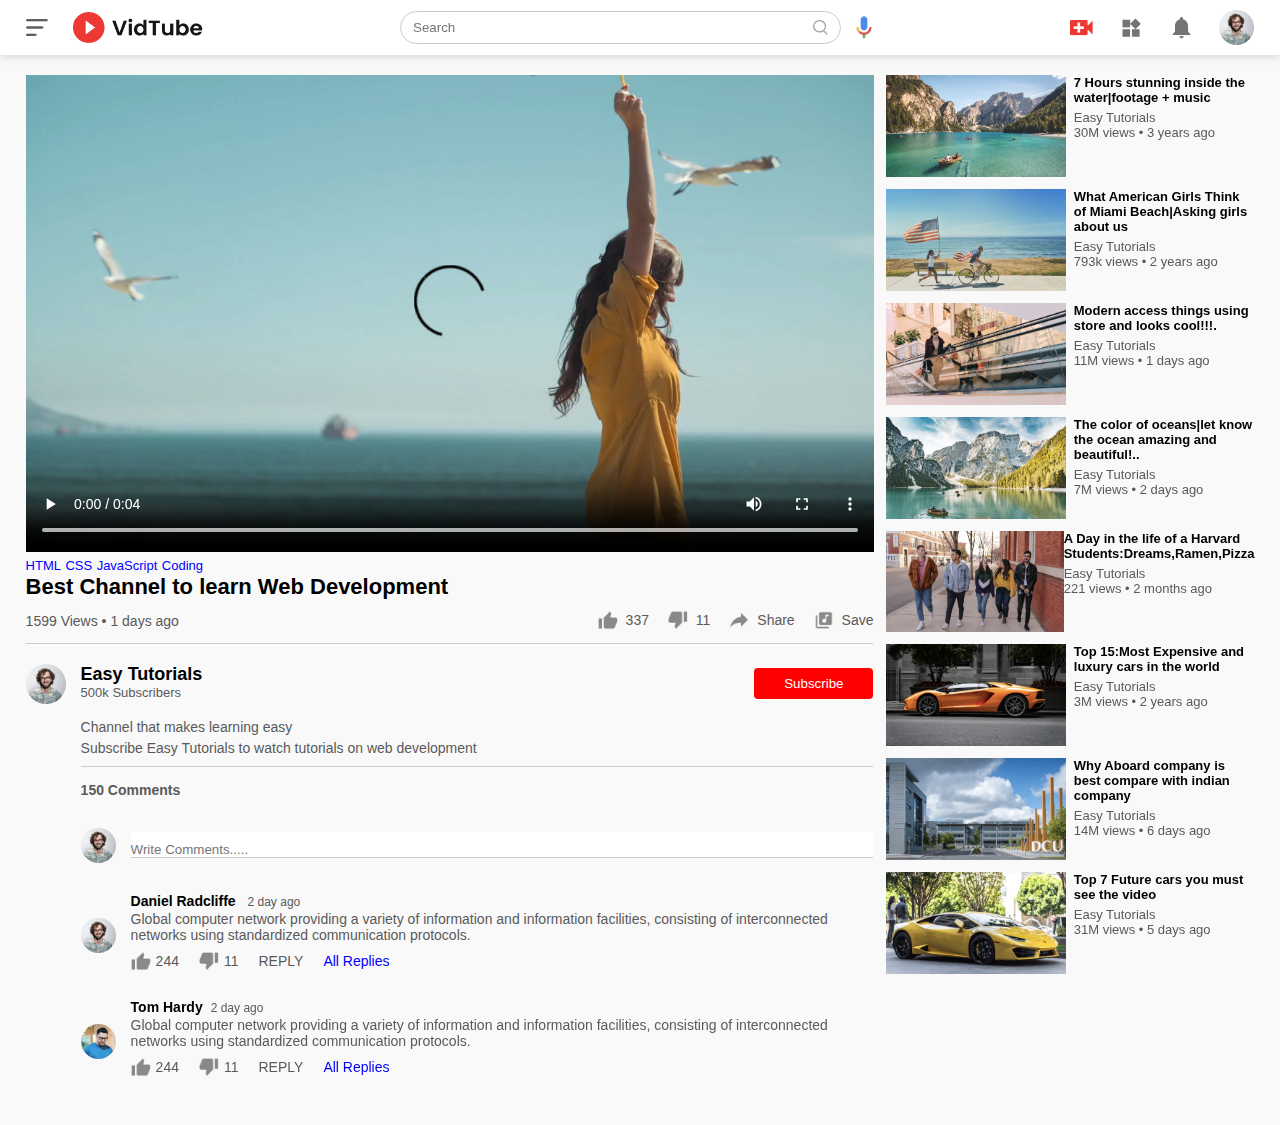
<file: playvideo.html>
<!DOCTYPE html>
<html lang="en">
<head>
    <meta charset="UTF-8">
    <meta http-equiv="X-UA-Compatible" content="IE=edge">
    <meta name="viewport" content="width=device-width, initial-scale=1.0">
    <title>Vidtube</title>
    <link rel="stylesheet" href="style.css">
    <link rel="icon" type="image/x-icon" href="[data-uri]">
</head>
<body>
      <!-- nav -->
    <nav class="flex-div">
        <div class="nav-left flex-div"> <!-- declare two class we can any one from two name -->
            <img src="menu.png" alt="menu is not available" class="menu-icon">
            <img src="logo.png" alt="logo is not available" class="logo">
        </div>
        <div class="nav-middle flex-div">
            <div class="search-box flex-div">
               <input type="text" placeholder="Search">
               <img src="search.png" alt="">
            </div>
            <img src="voice-search.png" alt="" class="mic-icon">
        </div>
        <div class="nav-right flex-div">  <!-- declare two class we can any one from two name -->
            <img src="upload.png" alt="menu not available">
            <img src="more.png" alt="more not available">
            <img src="notification.png" alt="noti not available">
            <img src="Jack.png" alt="jack not available" class="user-icon">
        </div>
    </nav>
      <!-- main -->
    <div class="container play-container">
         <div class="row">
            <div class="play-video">
                <video controls autoplay>
                    <source src="video.mp4" type="video/mp4">
                </video>
                <div class="tags">
                    <a href="">HTML</a> <a href="">CSS</a> <a href="">JavaScript</a> <a href="">Coding</a>
                </div>
                <h3>Best Channel to learn Web Development</h3>
                <div class="play-video-info">
                    <p>1599 Views &bull; 1 days ago</p>
                    <div>
                        <a href=""><img src="like.png" alt="">337</a>
                        <a href=""><img src="dislike.png" alt="">11</a>
                        <a href=""><img src="share.png" alt="">Share</a>
                        <a href=""><img src="save.png" alt="">Save</a>
                    </div>
                </div>
                <hr>
                <div class="plublisher">
                    <img src="Jack.png" alt="">
                    <div>
                        <p>Easy Tutorials</p>
                        <span>500k Subscribers</span>
                    </div>
                    <button type="button">Subscribe</button>
                </div>
                <div class="vid-description">
                    <p>Channel that makes learning easy</p>
                    <p>Subscribe Easy Tutorials to watch tutorials on web development</p>
                    <hr>
                    <h4>150 Comments</h4>
                    <div class="add-comment">
                        <img src="Jack.png" alt="">
                        <input type="text" placeholder="Write Comments.....">
                    </div>
                    <div class="old-comment">
                        <img src="Jack.png" alt="">
                        <div>
                            <h3>Daniel Radcliffe <span>2 day ago</span></h3>
                            <p>Global computer network providing a variety of information and information facilities,
                                consisting of interconnected networks using standardized communication protocols.
                            </p>
                            <div class="acomment-action">
                                <img src="like.png" alt="">
                                <span>244</span>
                                <img src="dislike.png" alt="">
                                <span>11</span>
                                <span>REPLY</span>
                                <a href="">All Replies</a>
                            </div>
                        </div>
                    </div>
                    <div class="old-comment">
                        <img src="tom.png" alt="">
                        <div>
                            <h3>Tom Hardy<span>2 day ago</span></h3>
                            <p>Global computer network providing a variety of information and information facilities,
                                consisting of interconnected networks using standardized communication protocols.
                            </p>
                            <div class="acomment-action">
                                <img src="like.png" alt="">
                                <span>244</span>
                                <img src="dislike.png" alt="">
                                <span>11</span>
                                <span>REPLY</span>
                                <a href="">All Replies</a>
                            </div>
                        </div>
                    </div>
                </div>
            </div>
            <div class="right-sidebar">
                <div class="side-video-list">
                    <a href="" class="small-thumbnail"> <img src="thumbnail1.png" alt=""></a>
                    <div class="vid-info">
                        <a href="playvideo.html">7 Hours stunning inside the water|footage + music</a>
                        <p>Easy Tutorials</p>
                        <p>30M views &bull; 3 years ago</p>
                    </div>
                </div>
                <div class="side-video-list">
                    <a href="" class="small-thumbnail"> <img src="thumbnail2.png" alt=""></a>
                    <div class="vid-info">
                        <a href="">What American Girls Think of Miami Beach|Asking girls about us</a>
                        <p>Easy Tutorials</p>
                        <p>793k views &bull; 2 years ago</p>
                    </div>
                </div>
                <div class="side-video-list">
                    <a href="" class="small-thumbnail"> <img src="thumbnail3.png" alt=""></a>
                    <div class="vid-info">
                        <a href="">Modern access things using store and looks cool!!!.</a>
                        <p>Easy Tutorials</p>
                        <p>11M views &bull; 1 days ago</p>
                    </div>
                </div>
                <div class="side-video-list">
                    <a href="" class="small-thumbnail"> <img src="thumbnail4.png" alt=""></a>
                    <div class="vid-info">
                        <a href="">The color of oceans|let know the ocean amazing and beautiful!..</a>
                        <p>Easy Tutorials</p>
                        <p>7M views &bull; 2 days ago</p>
                    </div>
                </div>
                <div class="side-video-list">
                    <a href="" class="small-thumbnail"> <img src="thumbnail5.png" alt=""></a>
                    <div class="vid-info">
                        <a href="">A Day in the life of a Harvard Students:Dreams,Ramen,Pizza</a>
                        <p>Easy Tutorials</p>
                        <p>221 views &bull; 2 months ago</p>
                    </div>
                </div>
                <div class="side-video-list">
                    <a href="" class="small-thumbnail"> <img src="thumbnail6.png" alt=""></a>
                    <div class="vid-info">
                        <a href="">Top 15:Most Expensive and luxury cars in the world</a>
                        <p>Easy Tutorials</p>
                        <p>3M views &bull; 2 years ago</p>
                    </div>
                </div>
                <div class="side-video-list">
                    <a href="" class="small-thumbnail"> <img src="thumbnail7.png" alt=""></a>
                    <div class="vid-info">
                        <a href="">Why Aboard company is best compare with indian company</a>
                        <p>Easy Tutorials</p>
                        <p>14M views &bull; 6 days ago</p>
                    </div>
                </div>
                <div class="side-video-list">
                    <a href="" class="small-thumbnail"> <img src="thumbnail8.png" alt=""></a>
                    <div class="vid-info">
                        <a href="">Top 7 Future cars you must see the video</a>
                        <p>Easy Tutorials</p>
                        <p>31M views &bull; 5 days ago</p>  
                    </div>
                </div>
            </div>
         </div>
    </div>
</body>
</html>
</file>
<file: style.css>
*
{
    margin:0px;
    padding:0px;
    font-family:'poppins',sans-serif;
    box-sizing:border-box;
}
a{
    text-decoration:none;
    color:#5a5a5a;
}
img{
    cursor:pointer;
}
.flex-div
{
    display:flex;
    align-items: center;
}
nav
{
    padding:10px 2%;
    justify-content: space-between;
    box-shadow: 0 0 10px rgba(0,0,0,0.2) ;
    background:#fff;
    position:sticky;
    top:0px;
    z-index:10;
}
.nav-right img
{
  width:25px;
  margin-right:25px;
}
.nav-right .user-icon
{
    width:35px;
    border-radius: 50%;
    margin-right:0px;
}
.nav-left .menu-icon
{
    width:22px;
    margin-right:25px;
}
.nav-left .logo
{
    width:130px;
}
.nav-middle .mic-icon
{
    width:16px;
}
.nav-middle .search-box
{
    border:1px solid #ccc;
    margin-right: 15px;
    padding:8px 12px;
    border-radius:25px;
}
.nav-middle .search-box input{
    width:400px;
    border:0;
    outline:0;
    background:transparent;
}
.nav-middle .search-box img
{
    width:15px;

}
/* -----side bar----- */
.sidebar
{
    background:#fff;
    width:15%;
    height: 100vh;
    position:fixed;
    top:0;
    padding-left:2%;
    padding-top:80px;
}
.shortcut-links a img
{
 width:20px;
 margin-right:20px;

}
.shortcut-links a
{
    display:flex;
    align-items:center;
    margin-bottom:20px;
    width:fit-content;
    flex-wrap: wrap;
}
.shortcut-links a:first-child
{
    color:#ed3833;
}
.sidebar hr{
    border:0;
    height: 1px;
    background:#ccc;
    width:85%;
}
.subscribed-list h3
{
 font-size:13px;
 margin:20px 0px;
 color:#5a5a5a;
}
.subscribed-list a{
display:flex;
align-items:center;
margin-bottom:20px;
width:fit-content;
flex-wrap:wrap;
}
.subscribed-list a img{
    width:25px;
    border-radius:50%;
    margin-right: 20px;
}

/* css for if user click the menu icon it create the small-sidebar class */
.small-sidebar
{
    width:5%;
}
.small-sidebar a p{
      display:none;
}
.small-sidebar  h3{
    display:none;
}
.small-sidebar hr{
      width:50%;
      margin-bottom:25px;
}
/* -----main------ */
.container
{
    background: #f9f9f9;
    padding-left:17%;
    padding-right:2%;
    padding-top:20px;
    padding-bottom:20px;
}
.large-container
{
    padding-left:7%;
}
.banner
{
    width:100%;
}
.banner img
{
   width:100%;
   border-radius:8px;
}
.list-container
{
    display:grid;
    grid-template-columns:repeat(auto-fit,minmax(250px,1fr));
    grid-column-gap:16px;
    grid-row-gap: 30px;
    margin-top: 15px;
}
.vid-list .thumbnail
{
  width:100%;
  border-radius: 5px;
}
.vid-list .flex-div
{
    align-items:flex-start;
    margin-top:7px;
}
.vid-list .flex-div img{
    width:35px;
    margin-right:10px;
    border-radius: 50%;
}
.vid-info
{
    color:#5a5a5a;
    font-size: 13px;
}
.vid-info a{
    color:#000;
    font-weight: 600;
    display:block;
    margin-bottom:5px;
}
@media (max-width:900px)
{
    .menu-icon{
        display:none;
    }
    .sidebar{
        display:none;
    }
    .container,.large-container{
       padding-left:5%;
       padding-right:5%;
    }
    .nav-right img{
        display:none;
    }
    .nav-right .user-icon
    {
        display:block;
         width:30px;
    }
    .nav-middle .search-box input
    {
        width:100px;
    }
    .nav-middle .mic-icon{
        display:none;   
    }
    .logo{
        width:90px;
    }
}


/* video page */
.play-container
{
    padding-left:2%;
}
.row
{
    display:flex;
    justify-content:space-between;
    flex-wrap:wrap;
}
.play-video
{
    flex-basis: 69%;
}
.right-sidebar
{
    flex-basis:30%;
}
.play-video video{
    width:100%;
}
.side-video-list
{
    display: flex;
    justify-content:space-between;
    margin-bottom:8px;
}
.side-video-list img{
    width:100%;
}
.side-video-list .small-thumbnail
{
    flex-basis:49%;
}
.side-video-list .vid-info{
    flex-basis: 49%;
}
.play-video .tags a
{
    color:#0000ff;
    font-size:13px;
}
.play-video h3{
    font-weight:600;
    font-size: 22px;
}
.play-video .play-video-info
{
    display:flex;
    align-items:center;
    justify-content: space-between;
    flex-wrap:wrap;
    margin-top:10px;
    font-size:14px;
    color:#5a5a5a;
}
.play-video .play-video-info a img
{
    width:20px;
    margin-right:8px;
}
.play-video .play-video-info a
{
    display: inline-flex;
    align-items:center;
    margin-left:15px;   
}
.play-video hr
{
    border:0;
    height:1px;
    background:#ccc;
    margin:10px 0px;
}
.plublisher
{
    display:flex;
    align-items:center;
    margin-top:20px;
}
.plublisher div{
    flex:1;
    line-height: 18px;
}
.plublisher img
{
    width:40px;
    border-radius:50%;
    margin-right:15px;
}
.plublisher div p
{
    color:#000;
    font-weight:600;
    font-size:18px;
}
.plublisher div span{
    font-size:13px;
    color:#5a5a5a;
}
.plublisher button
{
    background:red;
    color:#fff;
    padding:8px 30px;
    border:0;
    outline:0;
    border-radius:4px;
    cursor:pointer;
}
.vid-description
{
    padding-left:55px;
    margin:15px 0;
}
.vid-description p{
    font-size:14px;
    margin-bottom:5px;
    color:#5a5a5a;
}
.vid-description h4{
    font-size:14px;
    color:#5a5a5a;
    margin-top:15px;
}

.add-comment
{
    display:flex;
    align-items:center;
    margin:30px 0;
}
.add-comment img{
    width:35px;
    border-radius:50%;
    margin-right:15px;
}
.add-comment input
{
    border:0;
    outline:0;
    border-bottom:1px solid #ccc;
    width:100%;
    padding-top:10px;
}
.old-comment
{
   display:flex;
   align-items:center;
   margin:20px 0; 
}
.old-comment img
{
    width:35px;
    border-radius: 50%;
    margin-right:15px;
}
.old-comment h3
{
    font-size:14px;
    margin-bottom:2px;
}
.old-comment h3 span{
    font-size:12px;
    color:#5a5a5a;
    font-weight:500;
    margin-left:8px;
}
.acomment-action
{
    display:flex;
    align-items:center;
    margin:8px 0;
    font-size:14px;
}
.acomment-action img{
    border-radius: 0;
    width:20px;
    margin-right:5px;
}
.acomment-action span{
    margin-right:20px;
    color:#5a5a5a;
}
.acomment-action a{
    color:#0000ff;
}
@media(max-width:900px)
{
    .play-video
    {
        flex-basis:100%;
    }
    .right-sidebar
    {
        flex-basis: 100%;
    }
    .play-container
    {
        padding-left:5%;
    }
    .vid-description
    {
        padding-left:0px;

    }
    .play-video-info a
    {
        margin-left:0;
        margin-right:15px;
        margin-top:15px;
    }
}
</file>
